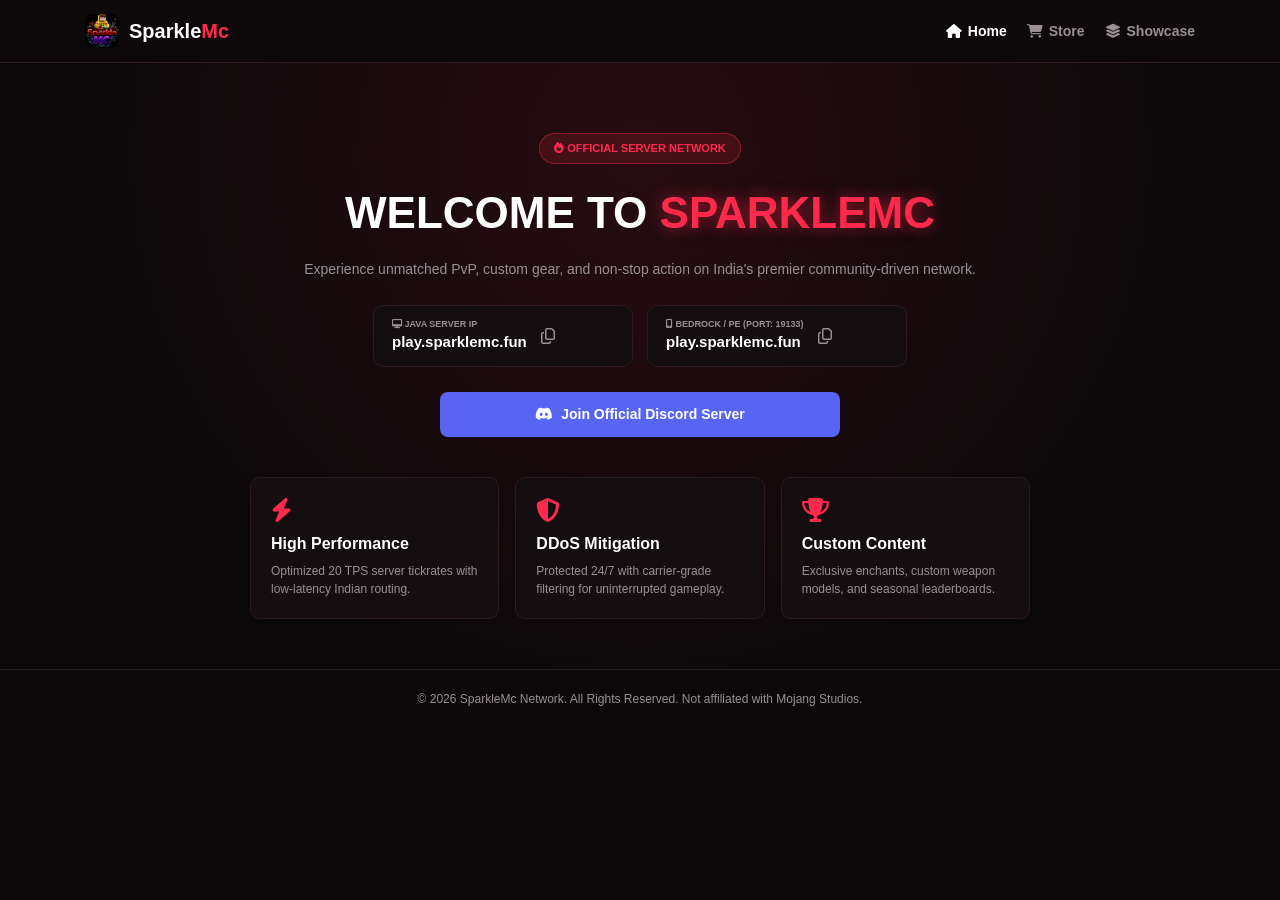
<file: index.html>
<!DOCTYPE html>
<html lang="en">
<head>
    <meta charset="UTF-8">
    <meta name="viewport" content="width=device-width, initial-scale=1.0">
    <title>SparkleMc</title>
    <meta name="description" content="SparkleMc — India's premier competitive Minecraft network. Java: play.sparklemc.fun | Bedrock Port: 19133.">
    
    <meta property="og:type" content="website">
    <meta property="og:title" content="SparkleMc">
    <meta property="og:description" content="India's premier competitive Minecraft network. Join now!">
    <meta property="og:image" content="https://www.sparklemc.fun/logo.png">
    <meta name="theme-color" content="#ff2a4b">

    <link rel="icon" type="image/png" href="logo.png">
    <link rel="stylesheet" href="https://cdnjs.cloudflare.com/ajax/libs/font-awesome/6.4.0/css/all.min.css">
    <link rel="stylesheet" href="style.css?v=v0_1">
</head>
<body>

    <header class="navbar">
        <div class="nav-container">
            <a href="index.html" class="brand">
                <img src="logo.png" alt="SparkleMc Logo" class="brand-logo" onerror="this.style.display='none'">
                <span>Sparkle<span class="highlight">Mc</span></span>
            </a>
            <nav class="nav-links">
                <a href="index.html" class="nav-item active"><i class="fas fa-home"></i> Home</a>
                <a href="store.html" class="nav-item"><i class="fas fa-shopping-cart"></i> Store</a>
                <a href="showcase.html" class="nav-item"><i class="fas fa-layer-group"></i> Showcase</a>
            </nav>
        </div>
    </header>

    <section class="hero-section">
        <div class="hero-wrap">
            <div class="server-badge"><i class="fas fa-fire"></i> OFFICIAL SERVER NETWORK</div>
            <h1 class="hero-title">WELCOME TO <span class="glow-text">SPARKLEMC</span></h1>
            <p class="hero-desc">Experience unmatched PvP, custom gear, and non-stop action on India's premier community-driven network.</p>

            <div class="ip-container">
                <div class="ip-card" onclick="copyIp('play.sparklemc.fun', 'toastJava')">
                    <div class="ip-meta">
                        <span class="platform"><i class="fas fa-desktop"></i> JAVA SERVER IP</span>
                        <span class="ip-val">play.sparklemc.fun</span>
                    </div>
                    <i class="far fa-copy copy-icon"></i>
                    <span id="toastJava" class="copy-toast">Copied!</span>
                </div>

                <div class="ip-card" onclick="copyIp('play.sparklemc.fun:19133', 'toastBedrock')">
                    <div class="ip-meta">
                        <span class="platform"><i class="fas fa-mobile-alt"></i> BEDROCK / PE (PORT: 19133)</span>
                        <span class="ip-val">play.sparklemc.fun</span>
                    </div>
                    <i class="far fa-copy copy-icon"></i>
                    <span id="toastBedrock" class="copy-toast">Copied!</span>
                </div>
            </div>

            <div class="action-stack">
                <a href="https://discord.gg/62xxMq2NKv" target="_blank" class="btn-discord-join">
                    <i class="fab fa-discord"></i> Join Official Discord Server
                </a>
            </div>

            <div class="features-grid">
                <div class="feat-card">
                    <i class="fas fa-bolt feat-icon"></i>
                    <h3>High Performance</h3>
                    <p>Optimized 20 TPS server tickrates with low-latency Indian routing.</p>
                </div>
                <div class="feat-card">
                    <i class="fas fa-shield-alt feat-icon"></i>
                    <h3>DDoS Mitigation</h3>
                    <p>Protected 24/7 with carrier-grade filtering for uninterrupted gameplay.</p>
                </div>
                <div class="feat-card">
                    <i class="fas fa-trophy feat-icon"></i>
                    <h3>Custom Content</h3>
                    <p>Exclusive enchants, custom weapon models, and seasonal leaderboards.</p>
                </div>
            </div>
        </div>
    </section>

    <footer class="footer">
        <p>&copy; 2026 SparkleMc Network. All Rights Reserved. Not affiliated with Mojang Studios.</p>
    </footer>

    <script src="script.js?v=v0_1"></script>
</body>
</html>
</file>
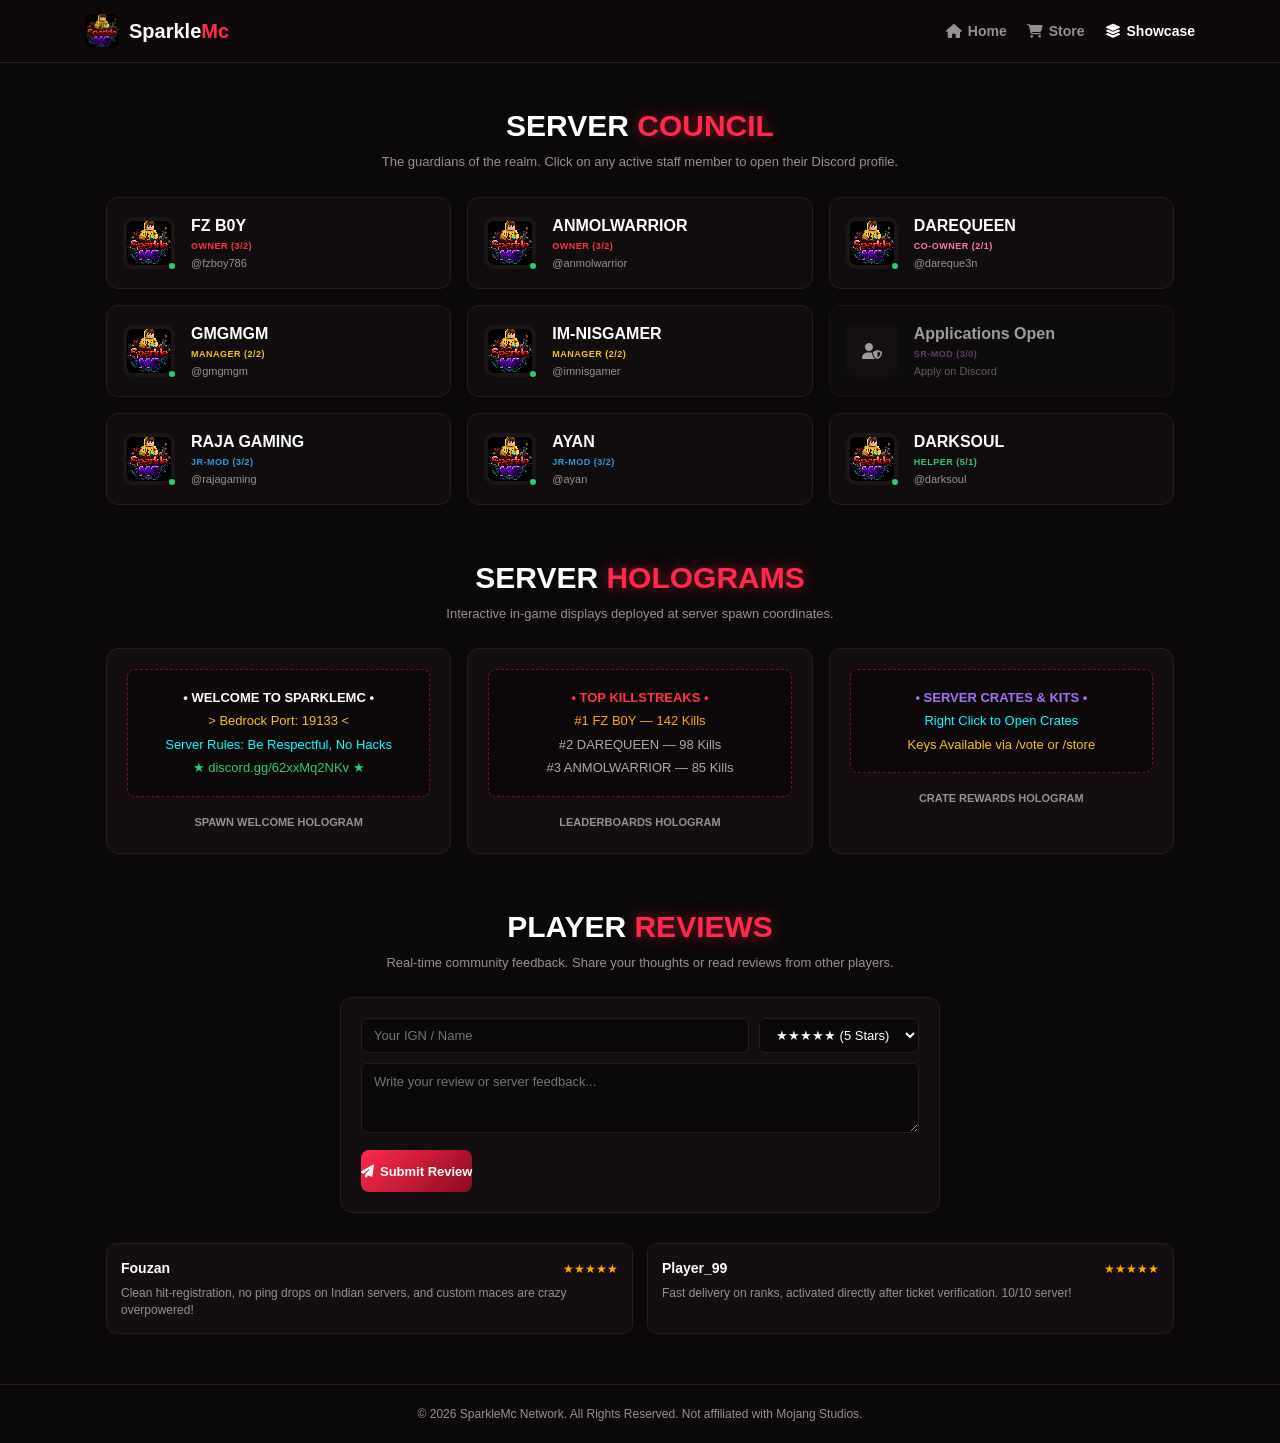
<file: showcase.html>
<!DOCTYPE html>
<html lang="en">
<head>
    <meta charset="UTF-8">
    <meta name="viewport" content="width=device-width, initial-scale=1.0">
    <title>SparkleMc — Showcase</title>
    <meta name="description" content="SparkleMc Official Showcase — Council Staff, Server Holograms, and Public Reviews.">
    
    <link rel="icon" type="image/png" href="logo.png">
    <link rel="stylesheet" href="https://cdnjs.cloudflare.com/ajax/libs/font-awesome/6.4.0/css/all.min.css">
    <link rel="stylesheet" href="style.css?v=v0_1">
</head>
<body>

    <header class="navbar">
        <div class="nav-container">
            <a href="index.html" class="brand">
                <img src="logo.png" alt="SparkleMc Logo" class="brand-logo" onerror="this.style.display='none'">
                <span>Sparkle<span class="highlight">Mc</span></span>
            </a>
            <nav class="nav-links">
                <a href="index.html" class="nav-item"><i class="fas fa-home"></i> Home</a>
                <a href="store.html" class="nav-item"><i class="fas fa-shopping-cart"></i> Store</a>
                <a href="showcase.html" class="nav-item active"><i class="fas fa-layer-group"></i> Showcase</a>
            </nav>
        </div>
    </header>

    <section class="showcase-section">
        <!-- CATEGORY 1: COUNCIL STAFF -->
        <div class="showcase-block">
            <div class="section-heading">
                <h2>SERVER <span class="glow-text">COUNCIL</span></h2>
                <p>The guardians of the realm. Click on any active staff member to open their Discord profile.</p>
            </div>

            <div class="council-grid">
                <!-- OWNER (3 Slots / 2 Filled) -->
                <a href="https://discord.com/users/fzboy786" target="_blank" class="staff-card">
                    <div class="staff-avatar">
                        <img src="https://mc-heads.net/avatar/FZBOY/100" alt="FZ B0Y" onerror="this.src='logo.png'">
                        <span class="online-indicator"></span>
                    </div>
                    <div class="staff-meta">
                        <h3>FZ B0Y</h3>
                        <span class="role-badge owner">OWNER (3/2)</span>
                        <span class="discord-tag">@fzboy786</span>
                    </div>
                </a>

                <a href="https://discord.com/users/anmolwarrior" target="_blank" class="staff-card">
                    <div class="staff-avatar">
                        <img src="https://mc-heads.net/avatar/ANMOLWARRIOR/100" alt="ANMOLWARRIOR" onerror="this.src='logo.png'">
                        <span class="online-indicator"></span>
                    </div>
                    <div class="staff-meta">
                        <h3>ANMOLWARRIOR</h3>
                        <span class="role-badge owner">OWNER (3/2)</span>
                        <span class="discord-tag">@anmolwarrior</span>
                    </div>
                </a>

                <!-- CO-OWNER (2 Slots / 1 Filled) -->
                <a href="https://discord.com/users/dareque3n" target="_blank" class="staff-card">
                    <div class="staff-avatar">
                        <img src="https://mc-heads.net/avatar/DAREQUEEN/100" alt="DAREQUEEN" onerror="this.src='logo.png'">
                        <span class="online-indicator"></span>
                    </div>
                    <div class="staff-meta">
                        <h3>DAREQUEEN</h3>
                        <span class="role-badge coowner">CO-OWNER (2/1)</span>
                        <span class="discord-tag">@dareque3n</span>
                    </div>
                </a>

                <!-- MANAGER (2 Slots / 2 Filled) -->
                <a href="https://discord.com/users/gmgmgm" target="_blank" class="staff-card">
                    <div class="staff-avatar">
                        <img src="https://mc-heads.net/avatar/GMGMGM/100" alt="GMGMGM" onerror="this.src='logo.png'">
                        <span class="online-indicator"></span>
                    </div>
                    <div class="staff-meta">
                        <h3>GMGMGM</h3>
                        <span class="role-badge manager">MANAGER (2/2)</span>
                        <span class="discord-tag">@gmgmgm</span>
                    </div>
                </a>

                <a href="https://discord.com/users/imnisgamer" target="_blank" class="staff-card">
                    <div class="staff-avatar">
                        <img src="https://mc-heads.net/avatar/IM_NISGAMER/100" alt="IM-NISGAMER" onerror="this.src='logo.png'">
                        <span class="online-indicator"></span>
                    </div>
                    <div class="staff-meta">
                        <h3>IM-NISGAMER</h3>
                        <span class="role-badge manager">MANAGER (2/2)</span>
                        <span class="discord-tag">@imnisgamer</span>
                    </div>
                </a>

                <!-- SR-MOD (3 Slots / 0 Filled) -->
                <div class="staff-card empty-slot">
                    <div class="staff-avatar"><i class="fas fa-user-shield"></i></div>
                    <div class="staff-meta">
                        <h3>Applications Open</h3>
                        <span class="role-badge srmod">SR-MOD (3/0)</span>
                        <span class="discord-tag">Apply on Discord</span>
                    </div>
                </div>

                <!-- JR-MOD (3 Slots / 2 Filled) -->
                <a href="https://discord.com/users/rajagaming" target="_blank" class="staff-card">
                    <div class="staff-avatar">
                        <img src="https://mc-heads.net/avatar/RAJA_GAMING/100" alt="RAJA GAMING" onerror="this.src='logo.png'">
                        <span class="online-indicator"></span>
                    </div>
                    <div class="staff-meta">
                        <h3>RAJA GAMING</h3>
                        <span class="role-badge jrmod">JR-MOD (3/2)</span>
                        <span class="discord-tag">@rajagaming</span>
                    </div>
                </a>

                <a href="https://discord.com/users/ayan" target="_blank" class="staff-card">
                    <div class="staff-avatar">
                        <img src="https://mc-heads.net/avatar/AYAN/100" alt="AYAN" onerror="this.src='logo.png'">
                        <span class="online-indicator"></span>
                    </div>
                    <div class="staff-meta">
                        <h3>AYAN</h3>
                        <span class="role-badge jrmod">JR-MOD (3/2)</span>
                        <span class="discord-tag">@ayan</span>
                    </div>
                </a>

                <!-- HELPER (5 Slots / 1 Filled) -->
                <a href="https://discord.com/users/darksoul" target="_blank" class="staff-card">
                    <div class="staff-avatar">
                        <img src="https://mc-heads.net/avatar/DARKSOUL/100" alt="DARKSOUL" onerror="this.src='logo.png'">
                        <span class="online-indicator"></span>
                    </div>
                    <div class="staff-meta">
                        <h3>DARKSOUL</h3>
                        <span class="role-badge helper">HELPER (5/1)</span>
                        <span class="discord-tag">@darksoul</span>
                    </div>
                </a>
            </div>
        </div>

        <!-- CATEGORY 2: HOLOGRAMS EXHIBITION -->
        <div class="showcase-block">
            <div class="section-heading">
                <h2>SERVER <span class="glow-text">HOLOGRAMS</span></h2>
                <p>Interactive in-game displays deployed at server spawn coordinates.</p>
            </div>

            <div class="holo-grid">
                <div class="holo-display-card">
                    <div class="holo-screen">
                        <div class="holo-line header">&bull; WELCOME TO SPARKLEMC &bull;</div>
                        <div class="holo-line text-yellow">&gt; Bedrock Port: 19133 &lt;</div>
                        <div class="holo-line text-aqua">Server Rules: Be Respectful, No Hacks</div>
                        <div class="holo-line text-green">&#9733; discord.gg/62xxMq2NKv &#9733;</div>
                    </div>
                    <span class="holo-tag">Spawn Welcome Hologram</span>
                </div>

                <div class="holo-display-card">
                    <div class="holo-screen">
                        <div class="holo-line header text-red">&bull; TOP KILLSTREAKS &bull;</div>
                        <div class="holo-line text-gold">#1 FZ B0Y — 142 Kills</div>
                        <div class="holo-line text-gray">#2 DAREQUEEN — 98 Kills</div>
                        <div class="holo-line text-gray">#3 ANMOLWARRIOR — 85 Kills</div>
                    </div>
                    <span class="holo-tag">Leaderboards Hologram</span>
                </div>

                <div class="holo-display-card">
                    <div class="holo-screen">
                        <div class="holo-line header text-purple">&bull; SERVER CRATES & KITS &bull;</div>
                        <div class="holo-line text-aqua">Right Click to Open Crates</div>
                        <div class="holo-line text-yellow">Keys Available via /vote or /store</div>
                    </div>
                    <span class="holo-tag">Crate Rewards Hologram</span>
                </div>
            </div>
        </div>

        <!-- CATEGORY 3: COMMUNITY REVIEWS & FEEDBACK -->
        <div class="showcase-block">
            <div class="section-heading">
                <h2>PLAYER <span class="glow-text">REVIEWS</span></h2>
                <p>Real-time community feedback. Share your thoughts or read reviews from other players.</p>
            </div>

            <div class="review-compose-box">
                <form onsubmit="submitReview(event)">
                    <div class="review-input-row">
                        <input type="text" id="reviewName" placeholder="Your IGN / Name" required>
                        <select id="reviewRating">
                            <option value="5">&#9733;&#9733;&#9733;&#9733;&#9733; (5 Stars)</option>
                            <option value="4">&#9733;&#9733;&#9733;&#9733;&#9734; (4 Stars)</option>
                            <option value="3">&#9733;&#9733;&#9733;&#9734;&#9734; (3 Stars)</option>
                        </select>
                    </div>
                    <textarea id="reviewComment" placeholder="Write your review or server feedback..." required></textarea>
                    <button type="submit" class="btn-order"><i class="fas fa-paper-plane"></i> Submit Review</button>
                </form>
            </div>

            <div id="reviewsList" class="reviews-list-grid">
                <div class="review-bubble">
                    <div class="rev-header">
                        <strong>Fouzan</strong>
                        <span class="stars">&#9733;&#9733;&#9733;&#9733;&#9733;</span>
                    </div>
                    <p>Clean hit-registration, no ping drops on Indian servers, and custom maces are crazy overpowered!</p>
                </div>
                <div class="review-bubble">
                    <div class="rev-header">
                        <strong>Player_99</strong>
                        <span class="stars">&#9733;&#9733;&#9733;&#9733;&#9733;</span>
                    </div>
                    <p>Fast delivery on ranks, activated directly after ticket verification. 10/10 server!</p>
                </div>
            </div>
        </div>
    </section>

    <footer class="footer">
        <p>&copy; 2026 SparkleMc Network. All Rights Reserved. Not affiliated with Mojang Studios.</p>
    </footer>

    <script src="script.js?v=v0_1"></script>
</body>
</html>
</file>
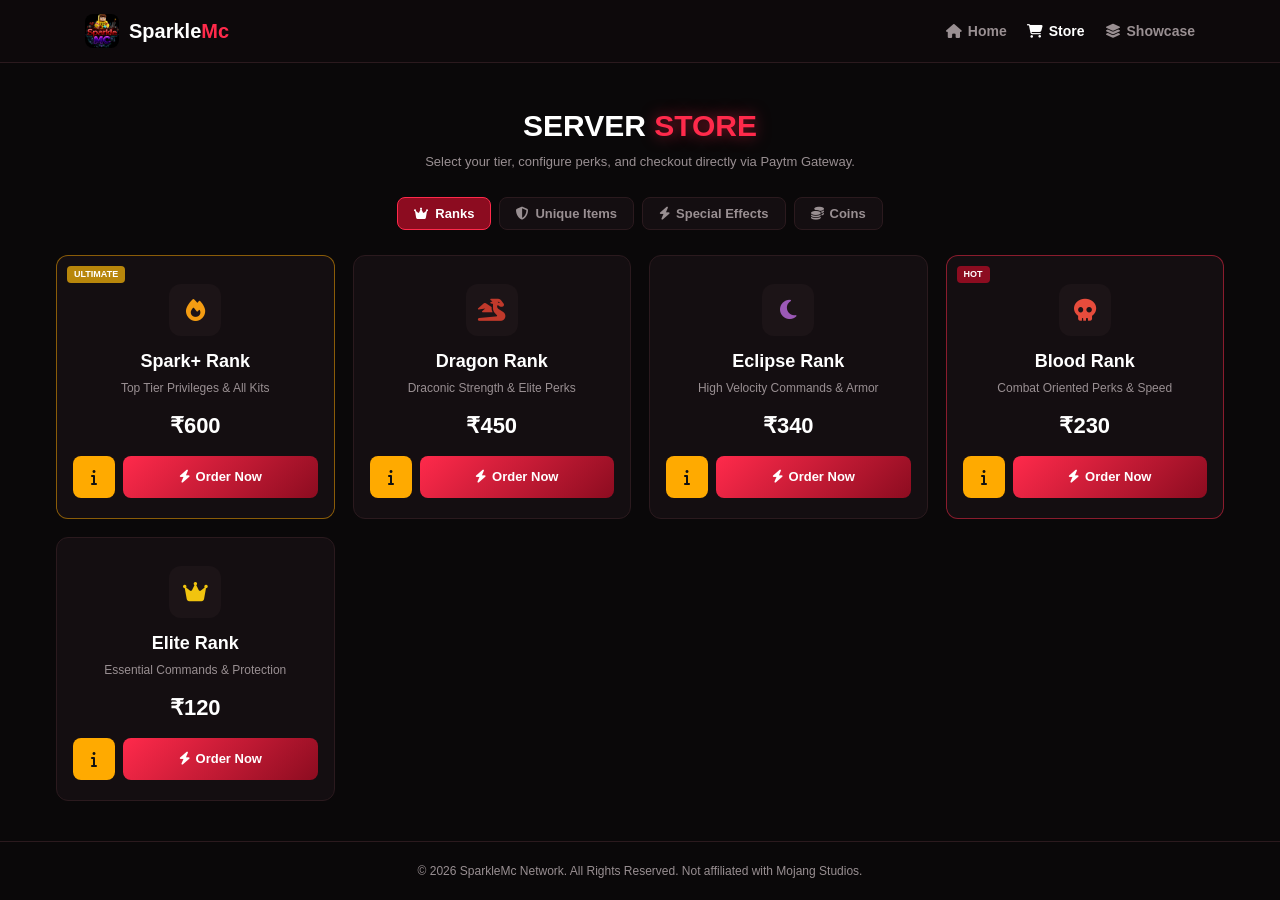
<file: store.html>
<!DOCTYPE html>
<html lang="en">
<head>
    <meta charset="UTF-8">
    <meta name="viewport" content="width=device-width, initial-scale=1.0">
    <title>SparkleMc — Store</title>
    <meta name="description" content="SparkleMc Official Web Store. Purchase Ranks, Unique Items, and Special Effects.">
    
    <link rel="icon" type="image/png" href="logo.png">
    <link rel="stylesheet" href="https://cdnjs.cloudflare.com/ajax/libs/font-awesome/6.4.0/css/all.min.css">
    <link rel="stylesheet" href="style.css?v=v0_1">
</head>
<body>

    <header class="navbar">
        <div class="nav-container">
            <a href="index.html" class="brand">
                <img src="logo.png" alt="SparkleMc Logo" class="brand-logo" onerror="this.style.display='none'">
                <span>Sparkle<span class="highlight">Mc</span></span>
            </a>
            <nav class="nav-links">
                <a href="index.html" class="nav-item"><i class="fas fa-home"></i> Home</a>
                <a href="store.html" class="nav-item active"><i class="fas fa-shopping-cart"></i> Store</a>
                <a href="showcase.html" class="nav-item"><i class="fas fa-layer-group"></i> Showcase</a>
            </nav>
        </div>
    </header>

    <section class="store-section">
        <div class="section-heading">
            <h2>SERVER <span class="glow-text">STORE</span></h2>
            <p>Select your tier, configure perks, and checkout directly via Paytm Gateway.</p>
        </div>

        <div class="tabs-row">
            <button class="tab-btn active" onclick="switchCategory('ranks')"><i class="fas fa-crown"></i> Ranks</button>
            <button class="tab-btn" onclick="switchCategory('items')"><i class="fas fa-shield-alt"></i> Unique Items</button>
            <button class="tab-btn" onclick="switchCategory('effects')"><i class="fas fa-bolt"></i> Special Effects</button>
            <button class="tab-btn" onclick="switchCategory('coins')"><i class="fas fa-coins"></i> Coins</button>
        </div>

        <!-- 1. RANKS -->
        <div id="cat-ranks" class="product-grid">
            <div class="store-card ultimate-border">
                <div class="badge-tag gold">ULTIMATE</div>
                <div class="card-icon-box glow-gold"><i class="fas fa-fire"></i></div>
                <h3>Spark+ Rank</h3>
                <p class="card-sub">Top Tier Privileges & All Kits</p>
                <div class="price">₹600</div>
                <div class="card-actions">
                    <button class="btn-info" onclick="openDetails('sparkplus')"><i class="fas fa-info"></i></button>
                    <button class="btn-order" onclick="openGateway('Spark+ Rank', 600)"><i class="fas fa-bolt"></i> Order Now</button>
                </div>
            </div>

            <div class="store-card">
                <div class="card-icon-box glow-darkred"><i class="fas fa-dragon"></i></div>
                <h3>Dragon Rank</h3>
                <p class="card-sub">Draconic Strength & Elite Perks</p>
                <div class="price">₹450</div>
                <div class="card-actions">
                    <button class="btn-info" onclick="openDetails('dragon')"><i class="fas fa-info"></i></button>
                    <button class="btn-order" onclick="openGateway('Dragon Rank', 450)"><i class="fas fa-bolt"></i> Order Now</button>
                </div>
            </div>

            <div class="store-card">
                <div class="card-icon-box glow-purple"><i class="fas fa-moon"></i></div>
                <h3>Eclipse Rank</h3>
                <p class="card-sub">High Velocity Commands & Armor</p>
                <div class="price">₹340</div>
                <div class="card-actions">
                    <button class="btn-info" onclick="openDetails('eclipse')"><i class="fas fa-info"></i></button>
                    <button class="btn-order" onclick="openGateway('Eclipse Rank', 340)"><i class="fas fa-bolt"></i> Order Now</button>
                </div>
            </div>

            <div class="store-card featured-border">
                <div class="badge-tag crimson">HOT</div>
                <div class="card-icon-box glow-red"><i class="fas fa-skull"></i></div>
                <h3>Blood Rank</h3>
                <p class="card-sub">Combat Oriented Perks & Speed</p>
                <div class="price">₹230</div>
                <div class="card-actions">
                    <button class="btn-info" onclick="openDetails('blood')"><i class="fas fa-info"></i></button>
                    <button class="btn-order" onclick="openGateway('Blood Rank', 230)"><i class="fas fa-bolt"></i> Order Now</button>
                </div>
            </div>

            <div class="store-card">
                <div class="card-icon-box glow-yellow"><i class="fas fa-crown"></i></div>
                <h3>Elite Rank</h3>
                <p class="card-sub">Essential Commands & Protection</p>
                <div class="price">₹120</div>
                <div class="card-actions">
                    <button class="btn-info" onclick="openDetails('elite')"><i class="fas fa-info"></i></button>
                    <button class="btn-order" onclick="openGateway('Elite Rank', 120)"><i class="fas fa-bolt"></i> Order Now</button>
                </div>
            </div>
        </div>

        <!-- 2. UNIQUE ITEMS -->
        <div id="cat-items" class="product-grid" style="display: none;">
            <div class="store-card">
                <div class="card-icon-box glow-gold"><i class="fas fa-hammer"></i></div>
                <h3>Unique Mace</h3>
                <p class="card-sub">Unbreakable Density VII & Breach V</p>
                <div class="price">₹150</div>
                <div class="card-actions">
                    <button class="btn-info" onclick="openDetails('item_mace')"><i class="fas fa-info"></i></button>
                    <button class="btn-order" onclick="openGateway('Unique Mace', 150)"><i class="fas fa-bolt"></i> Order Now</button>
                </div>
            </div>

            <div class="store-card">
                <div class="card-icon-box glow-purple"><i class="fas fa-feather-alt"></i></div>
                <h3>Unique Elytra</h3>
                <p class="card-sub">Infinite Durability & Protection 5</p>
                <div class="price">₹150</div>
                <div class="card-actions">
                    <button class="btn-info" onclick="openDetails('item_elytra')"><i class="fas fa-info"></i></button>
                    <button class="btn-order" onclick="openGateway('Unique Elytra', 150)"><i class="fas fa-bolt"></i> Order Now</button>
                </div>
            </div>

            <div class="store-card">
                <div class="card-icon-box glow-red"><i class="fas fa-khanda"></i></div>
                <h3>Unique Sword</h3>
                <p class="card-sub">Sharpness VII & Fire Aspect II</p>
                <div class="price">₹100</div>
                <div class="card-actions">
                    <button class="btn-info" onclick="openDetails('item_sword')"><i class="fas fa-info"></i></button>
                    <button class="btn-order" onclick="openGateway('Unique Sword', 100)"><i class="fas fa-bolt"></i> Order Now</button>
                </div>
            </div>

            <div class="store-card">
                <div class="card-icon-box glow-yellow"><i class="fas fa-crosshairs"></i></div>
                <h3>Unique Spear</h3>
                <p class="card-sub">Lunge V & Sharpness VII</p>
                <div class="price">₹100</div>
                <div class="card-actions">
                    <button class="btn-info" onclick="openDetails('item_spear')"><i class="fas fa-info"></i></button>
                    <button class="btn-order" onclick="openGateway('Unique Spear', 100)"><i class="fas fa-bolt"></i> Order Now</button>
                </div>
            </div>

            <div class="store-card">
                <div class="card-icon-box glow-darkred"><i class="fas fa-bullseye"></i></div>
                <h3>Unique Bow</h3>
                <p class="card-sub">Power VII, Flame & Infinity</p>
                <div class="price">₹80</div>
                <div class="card-actions">
                    <button class="btn-info" onclick="openDetails('item_bow')"><i class="fas fa-info"></i></button>
                    <button class="btn-order" onclick="openGateway('Unique Bow', 80)"><i class="fas fa-bolt"></i> Order Now</button>
                </div>
            </div>
        </div>

        <!-- 3. SPECIAL EFFECTS -->
        <div id="cat-effects" class="product-grid" style="display: none;">
            <div class="store-card">
                <div class="card-icon-box glow-yellow"><i class="fas fa-flask"></i></div>
                <h3>Special Effect Lvl I</h3>
                <p class="card-sub">Permanent Infinite Buff</p>
                <div class="price">₹50</div>
                <div class="card-actions">
                    <button class="btn-info" onclick="openDetails('eff_1')"><i class="fas fa-info"></i></button>
                    <button class="btn-order" onclick="openGateway('Special Effect Lvl I', 50)"><i class="fas fa-bolt"></i> Order Now</button>
                </div>
            </div>

            <div class="store-card featured-border">
                <div class="card-icon-box glow-red"><i class="fas fa-flask"></i></div>
                <h3>Special Effect Lvl II</h3>
                <p class="card-sub">Permanent Infinite Buff</p>
                <div class="price">₹100</div>
                <div class="card-actions">
                    <button class="btn-info" onclick="openDetails('eff_2')"><i class="fas fa-info"></i></button>
                    <button class="btn-order" onclick="openGateway('Special Effect Lvl II', 100)"><i class="fas fa-bolt"></i> Order Now</button>
                </div>
            </div>

            <div class="store-card ultimate-border">
                <div class="card-icon-box glow-gold"><i class="fas fa-flask"></i></div>
                <h3>Special Effect Lvl III</h3>
                <p class="card-sub">Permanent Infinite Buff</p>
                <div class="price">₹150</div>
                <div class="card-actions">
                    <button class="btn-info" onclick="openDetails('eff_3')"><i class="fas fa-info"></i></button>
                    <button class="btn-order" onclick="openGateway('Special Effect Lvl III', 150)"><i class="fas fa-bolt"></i> Order Now</button>
                </div>
            </div>
        </div>

        <!-- 4. COINS -->
        <div id="cat-coins" class="product-grid" style="display: none;">
            <div class="store-card coin-calc-container">
                <div class="card-icon-box glow-gold"><i class="fas fa-coins"></i></div>
                <h3>Auto Coin Calculator</h3>
                <p class="card-sub">Exchange Rate: 2 Coins per 1 INR</p>
                
                <div class="calc-box">
                    <label>Enter INR Amount (₹):</label>
                    <input type="number" id="calcInrInput" value="100" min="20" oninput="calculateCoins()">
                </div>

                <div class="calc-output">
                    You Receive: <span id="calcOutputCoins" class="glow-text">200 Coins</span>
                </div>

                <button class="btn-order full-width" onclick="orderCalculatedCoins()"><i class="fas fa-bolt"></i> Order Now</button>
            </div>
        </div>
    </section>

    <!-- Info Details Modal -->
    <div id="infoModal" class="modal-backdrop">
        <div class="modal-box">
            <button class="modal-close" onclick="closeDetails()">&times;</button>
            <h2 id="modalItemTitle">Item Details</h2>
            <div class="modal-scroll-content">
                <h4><i class="fas fa-star gold-text"></i> Specifications:</h4>
                <ul id="modalSpecList" class="detail-list"></ul>
                <h4><i class="fas fa-terminal gold-text"></i> Commands / Delivery:</h4>
                <ul id="modalCmdList" class="detail-list code"></ul>
            </div>
            <div class="modal-footer-row">
                <span id="modalItemPrice" class="modal-price">₹0</span>
                <button id="modalOrderNowBtn" class="btn-order">Proceed to Order</button>
            </div>
        </div>
    </div>

    <!-- Paytm Gateway & Invoice Modal -->
    <div id="gatewayModal" class="modal-backdrop">
        <div class="modal-box paytm-box">
            <button class="modal-close" onclick="closeGateway()">&times;</button>
            
            <div id="gatewayFormStep">
                <div class="paytm-badge"><i class="fab fa-amazon-pay"></i> PAYTM INSTANT GATEWAY</div>
                <h3 id="gwItemName">Package Name</h3>
                <div class="gw-amount">Amount Payable: <span class="glow-text">₹<span id="gwAmount">0</span></span></div>

                <div class="gateway-action-wrapper">
                    <!-- Direct Paytm App Intent Trigger -->
                    <a id="paytmDirectBtn" href="#" class="btn-paytm-direct">
                        <i class="fas fa-external-link-alt"></i> Pay Via Paytm App Direct
                    </a>
                    <span class="or-separator">OR SCAN QR WITH ANY UPI APP</span>
                </div>

                <div class="qr-hold">
                    <img id="gwQrImg" src="qr.jpg" alt="UPI QR" onerror="this.src='https://api.qrserver.com/v1/create-qr-code/?size=180x180&data=upi://pay?pa=6006283334@ptyes&pn=SparkleMc'">
                    <span class="upi-text">UPI ID: <strong>6006283334@ptyes</strong></span>
                </div>

                <form class="gw-form" onsubmit="processOrderTicket(event)">
                    <div class="form-group">
                        <label>Your Contact Email (For Invoice & Approval Notifications):</label>
                        <input type="email" id="gwEmailInput" placeholder="yourname@gmail.com" required>
                    </div>
                    <div class="form-group">
                        <label>Minecraft Username (IGN):</label>
                        <input type="text" id="gwIgnInput" placeholder="Steve" required>
                    </div>
                    <div class="form-group" id="effectSelectionGroup" style="display:none;">
                        <label>Select Effect Type:</label>
                        <select id="gwEffectType">
                            <option value="Speed">Speed</option>
                            <option value="Strength">Strength</option>
                            <option value="Regeneration">Regeneration</option>
                            <option value="Fire Resistance">Fire Resistance</option>
                            <option value="Invisibility">Invisibility</option>
                        </select>
                    </div>
                    <div class="form-group">
                        <label>12-Digit Paytm / UPI Ref (UTR) Number:</label>
                        <input type="text" id="gwUtrInput" placeholder="e.g. 429182390123" maxlength="16" required>
                    </div>
                    <button type="submit" class="btn-order full-width" id="btnSubmitTicket">
                        <i class="fas fa-check-circle"></i> Submit Payment Ticket
                    </button>
                </form>
            </div>

            <!-- Confirmation & Invoice Screen -->
            <div id="gatewaySuccessStep" style="display: none;">
                <div class="invoice-icon"><i class="fas fa-receipt glow-text"></i></div>
                <h3>Invoice & Ticket Created!</h3>
                <p class="invoice-msg">Ticket dispatched to owner. Verification is logged to Discord and Email.</p>

                <div class="invoice-card">
                    <div><span>Invoice ID:</span> <strong id="invId">-</strong></div>
                    <div><span>Buyer Email:</span> <strong id="invEmail">-</strong></div>
                    <div><span>IGN:</span> <strong id="invIgn">-</strong></div>
                    <div><span>Item:</span> <strong id="invItem">-</strong></div>
                    <div><span>Amount:</span> <strong id="invAmount">-</strong></div>
                    <div><span>UTR No:</span> <strong id="invUtr">-</strong></div>
                    <div><span>Status:</span> <span class="tag-pending">PENDING OWNER APPROVAL</span></div>
                </div>

                <a id="btnMailDispatch" href="#" class="btn-order full-width" style="text-decoration:none; margin-bottom:10px;">
                    <i class="fas fa-envelope"></i> Send Pre-filled Invoice to Owner Mail
                </a>
                <a href="https://discord.gg/62xxMq2NKv" target="_blank" class="btn-discord-join full-width" style="text-decoration:none;">
                    <i class="fab fa-discord"></i> Check Ticket on Discord
                </a>
            </div>
        </div>
    </div>

    <footer class="footer">
        <p>&copy; 2026 SparkleMc Network. All Rights Reserved. Not affiliated with Mojang Studios.</p>
    </footer>

    <script src="script.js?v=fix_click_999"></script>
</body>
</html>
</file>
<file: style.css>
:root {
    --bg-dark: #0a0809;
    --bg-surface: #140e11;
    --bg-surface-elevated: #1c1417;
    --border-color: #2b1a1e;
    --crimson: #ff2a4b;
    --crimson-dark: #8c0c20;
    --gold: #ffaa00;
    --text-white: #ffffff;
    --text-dim: #998f92;
}

* {
    margin: 0;
    padding: 0;
    box-sizing: border-box;
    font-family: -apple-system, BlinkMacSystemFont, "Segoe UI", Roboto, Oxygen, sans-serif;
    scroll-behavior: smooth;
}

body {
    background-color: var(--bg-dark);
    color: var(--text-white);
    min-height: 100vh;
    overflow-x: hidden;
    line-height: 1.5;
}

img { max-width: 100%; height: auto; display: block; }
.glow-text { color: var(--crimson); text-shadow: 0 0 15px rgba(255, 42, 75, 0.55); }
.gold-text { color: var(--gold); }

/* Navigation Bar */
.navbar {
    background: rgba(14, 10, 12, 0.95);
    border-bottom: 1px solid var(--border-color);
    position: sticky;
    top: 0;
    z-index: 1000;
    backdrop-filter: blur(10px);
}

.nav-container {
    max-width: 1150px;
    margin: 0 auto;
    padding: 14px 20px;
    display: flex;
    justify-content: space-between;
    align-items: center;
}

.brand {
    display: flex;
    align-items: center;
    gap: 10px;
    text-decoration: none;
    color: #fff;
    font-size: 20px;
    font-weight: 900;
}

.brand-logo { width: 34px; height: 34px; border-radius: 8px; }
.highlight { color: var(--crimson); }

.nav-links { display: flex; align-items: center; gap: 20px; }
.nav-item {
    color: var(--text-dim);
    text-decoration: none;
    font-weight: 700;
    font-size: 14px;
    display: flex;
    align-items: center;
    gap: 6px;
    transition: 0.2s;
}
.nav-item:hover, .nav-item.active { color: #fff; }

/* Hero Section */
.hero-section {
    padding: 70px 16px 50px;
    text-align: center;
    background: radial-gradient(circle at 50% 15%, rgba(255, 42, 75, 0.12), transparent 70%);
}

.hero-wrap { max-width: 780px; margin: 0 auto; }

.server-badge {
    display: inline-block;
    background: rgba(255, 42, 75, 0.15);
    color: var(--crimson);
    border: 1px solid rgba(255, 42, 75, 0.4);
    padding: 6px 14px;
    border-radius: 20px;
    font-size: 11px;
    font-weight: 800;
    margin-bottom: 16px;
}

.hero-title { font-size: clamp(30px, 6vw, 44px); font-weight: 900; margin-bottom: 12px; }
.hero-desc { color: var(--text-dim); font-size: 14px; line-height: 1.6; margin-bottom: 25px; }

.ip-container { display: flex; justify-content: center; gap: 14px; flex-wrap: wrap; margin-bottom: 25px; }

.ip-card {
    background: var(--bg-surface);
    border: 1px solid var(--border-color);
    padding: 12px 18px;
    border-radius: 10px;
    display: flex;
    align-items: center;
    gap: 14px;
    cursor: pointer;
    position: relative;
    transition: 0.2s;
    min-width: 260px;
}

.ip-card:hover { border-color: var(--crimson); box-shadow: 0 0 15px rgba(255, 42, 75, 0.2); }
.ip-meta { display: flex; flex-direction: column; text-align: left; }
.platform { font-size: 9px; color: var(--text-dim); font-weight: 700; }
.ip-val { font-size: 15px; font-weight: 800; color: #fff; }
.copy-icon { color: var(--text-dim); }

.copy-toast {
    position: absolute;
    top: -24px;
    right: 12px;
    background: var(--crimson);
    color: #fff;
    font-size: 10px;
    font-weight: 800;
    padding: 2px 6px;
    border-radius: 4px;
    opacity: 0;
    pointer-events: none;
    transition: 0.2s;
}
.copy-toast.show { opacity: 1; }

.action-stack { max-width: 400px; margin: 0 auto 40px; }

.btn-discord-join {
    background: #5865f2;
    color: #fff;
    text-decoration: none;
    padding: 12px 24px;
    border-radius: 8px;
    font-weight: 800;
    font-size: 14px;
    display: flex;
    align-items: center;
    justify-content: center;
    gap: 8px;
    transition: 0.2s;
}
.btn-discord-join:hover { background: #4752c4; }

.features-grid {
    display: grid;
    grid-template-columns: repeat(auto-fit, minmax(220px, 1fr));
    gap: 16px;
    margin-top: 20px;
}

.feat-card {
    background: var(--bg-surface);
    border: 1px solid var(--border-color);
    padding: 20px;
    border-radius: 10px;
    text-align: left;
}

.feat-icon { font-size: 24px; color: var(--crimson); margin-bottom: 10px; }
.feat-card h3 { font-size: 16px; font-weight: 800; margin-bottom: 6px; }
.feat-card p { font-size: 12px; color: var(--text-dim); line-height: 1.5; }

/* Store Section */
.store-section { max-width: 1200px; margin: 40px auto; padding: 0 16px; }
.section-heading { text-align: center; margin-bottom: 25px; }
.section-heading h2 { font-size: 30px; font-weight: 900; }
.section-heading p { color: var(--text-dim); font-size: 13px; margin-top: 4px; }

.tabs-row { display: flex; justify-content: center; gap: 8px; margin-bottom: 25px; flex-wrap: wrap; }
.tab-btn {
    background: var(--bg-surface);
    border: 1px solid var(--border-color);
    color: var(--text-dim);
    padding: 8px 16px;
    border-radius: 8px;
    font-size: 13px;
    font-weight: 700;
    cursor: pointer;
    display: flex;
    align-items: center;
    gap: 6px;
    transition: 0.2s;
}
.tab-btn.active, .tab-btn:hover { background: var(--crimson-dark); color: #fff; border-color: var(--crimson); }

.product-grid { display: grid; grid-template-columns: repeat(auto-fill, minmax(250px, 1fr)); gap: 18px; }

.store-card {
    background: var(--bg-surface);
    border: 1px solid var(--border-color);
    border-radius: 12px;
    padding: 20px 16px;
    text-align: center;
    position: relative;
    display: flex;
    flex-direction: column;
    justify-content: space-between;
    transition: 0.2s;
}

.store-card:hover { transform: translateY(-3px); border-color: rgba(255, 42, 75, 0.4); }
.featured-border { border-color: rgba(255, 42, 75, 0.5); }
.ultimate-border { border-color: rgba(255, 170, 0, 0.5); }

.badge-tag {
    position: absolute;
    top: 10px;
    left: 10px;
    font-size: 9px;
    font-weight: 800;
    padding: 2px 7px;
    border-radius: 4px;
}
.badge-tag.crimson { background: var(--crimson-dark); color: #fff; }
.badge-tag.gold { background: #b8860b; color: #fff; }

.card-icon-box {
    width: 52px;
    height: 52px;
    margin: 8px auto 12px;
    border-radius: 12px;
    background: var(--bg-surface-elevated);
    display: flex;
    align-items: center;
    justify-content: center;
    font-size: 22px;
}

.glow-yellow { color: #f1c40f; }
.glow-red { color: #e74c3c; }
.glow-purple { color: #9b59b6; }
.glow-darkred { color: #c0392b; }
.glow-gold { color: #f39c12; }

.store-card h3 { font-size: 18px; font-weight: 800; margin-bottom: 4px; }
.card-sub { font-size: 12px; color: var(--text-dim); margin-bottom: 12px; }
.price { font-size: 22px; font-weight: 900; margin-bottom: 14px; }

.card-actions { display: flex; gap: 8px; align-items: center; }

.btn-info {
    background: var(--gold);
    color: #111;
    border: none;
    border-radius: 8px;
    width: 42px;
    height: 42px;
    font-size: 16px;
    font-weight: 800;
    cursor: pointer;
    display: flex;
    align-items: center;
    justify-content: center;
}

.btn-order {
    flex: 1;
    background: linear-gradient(135deg, var(--crimson), var(--crimson-dark));
    color: #fff;
    border: none;
    height: 42px;
    border-radius: 8px;
    font-weight: 700;
    font-size: 13px;
    cursor: pointer;
    display: flex;
    align-items: center;
    justify-content: center;
    gap: 6px;
}

.full-width { width: 100%; }

/* Coin Calculator */
.coin-calc-container { grid-column: 1 / -1; max-width: 420px; margin: 0 auto; width: 100%; }
.calc-box { text-align: left; margin: 12px 0; }
.calc-box label { font-size: 11px; color: var(--text-dim); font-weight: 700; display: block; margin-bottom: 4px; }
.calc-box input { width: 100%; background: var(--bg-dark); border: 1px solid var(--border-color); padding: 10px; border-radius: 8px; color: #fff; font-size: 15px; font-weight: 700; outline: none; }
.calc-output { font-size: 16px; font-weight: 800; margin-bottom: 16px; }

/* Showcase Styles */
.showcase-section { max-width: 1100px; margin: 40px auto; padding: 0 16px; }
.showcase-block { margin-bottom: 50px; }

.council-grid { display: grid; grid-template-columns: repeat(auto-fill, minmax(280px, 1fr)); gap: 16px; }

.staff-card {
    background: #110d0f;
    border: 1px solid var(--border-color);
    border-radius: 12px;
    padding: 16px;
    display: flex;
    align-items: center;
    gap: 16px;
    text-decoration: none;
    color: #fff;
    transition: 0.2s;
}

.staff-card:hover { border-color: var(--crimson); transform: translateY(-2px); }

.staff-avatar {
    position: relative;
    width: 52px;
    height: 52px;
    border-radius: 10px;
    background: #1c1518;
    display: flex;
    align-items: center;
    justify-content: center;
    flex-shrink: 0;
}

.staff-avatar img { width: 44px; height: 44px; border-radius: 6px; image-rendering: pixelated; }
.online-indicator {
    position: absolute;
    bottom: -2px;
    right: -2px;
    width: 10px;
    height: 10px;
    border-radius: 50%;
    background: #2ecc71;
    border: 2px solid #110d0f;
}

.staff-meta { display: flex; flex-direction: column; text-align: left; }
.staff-meta h3 { font-size: 16px; font-weight: 800; margin-bottom: 2px; }

.role-badge { font-size: 9px; font-weight: 900; letter-spacing: 0.5px; text-transform: uppercase; }
.role-badge.owner { color: #ff3344; }
.role-badge.coowner { color: #ff77aa; }
.role-badge.manager { color: #f1c40f; }
.role-badge.srmod { color: #9b59b6; }
.role-badge.jrmod { color: #3498db; }
.role-badge.helper { color: #2ecc71; }

.discord-tag { font-size: 11px; color: var(--text-dim); margin-top: 2px; }
.empty-slot { opacity: 0.6; cursor: default; }

/* Holograms */
.holo-grid { display: grid; grid-template-columns: repeat(auto-fit, minmax(280px, 1fr)); gap: 16px; }

.holo-display-card {
    background: var(--bg-surface);
    border: 1px solid var(--border-color);
    border-radius: 12px;
    padding: 20px;
    text-align: center;
}

.holo-screen {
    background: rgba(0, 0, 0, 0.4);
    border: 1px dashed rgba(255, 42, 75, 0.4);
    padding: 16px;
    border-radius: 8px;
    font-family: monospace;
    font-size: 13px;
    margin-bottom: 12px;
    line-height: 1.8;
}

.holo-line.header { font-weight: 900; }
.text-yellow { color: #f1c40f; }
.text-aqua { color: #00ffff; }
.text-green { color: #2ecc71; }
.text-red { color: #ff3344; }
.text-gold { color: #ffaa00; }
.text-purple { color: #a370f7; }
.text-gray { color: #aaa; }
.holo-tag { font-size: 11px; color: var(--text-dim); text-transform: uppercase; font-weight: 800; }

/* Reviews */
.review-compose-box {
    background: var(--bg-surface);
    border: 1px solid var(--border-color);
    border-radius: 12px;
    padding: 20px;
    max-width: 600px;
    margin: 0 auto 30px;
}

.review-input-row { display: flex; gap: 10px; margin-bottom: 10px; }
.review-input-row input { flex: 1; background: var(--bg-dark); border: 1px solid var(--border-color); padding: 8px 12px; border-radius: 6px; color: #fff; font-size: 13px; }
.review-input-row select { background: var(--bg-dark); border: 1px solid var(--border-color); padding: 8px 12px; border-radius: 6px; color: #fff; font-size: 13px; }
.review-compose-box textarea { width: 100%; background: var(--bg-dark); border: 1px solid var(--border-color); padding: 10px 12px; border-radius: 6px; color: #fff; font-size: 13px; margin-bottom: 10px; resize: vertical; min-height: 70px; }

.reviews-list-grid { display: grid; grid-template-columns: repeat(auto-fit, minmax(280px, 1fr)); gap: 14px; }
.review-bubble { background: var(--bg-surface); border: 1px solid var(--border-color); border-radius: 10px; padding: 14px; text-align: left; }
.rev-header { display: flex; justify-content: space-between; align-items: center; margin-bottom: 6px; }
.rev-header strong { font-size: 14px; }
.stars { color: var(--gold); font-size: 12px; }
.review-bubble p { font-size: 12px; color: var(--text-dim); line-height: 1.4; }

/* Modals */
.modal-backdrop {
    display: none;
    position: fixed;
    top: 0; left: 0; width: 100%; height: 100%;
    background: rgba(0, 0, 0, 0.85);
    backdrop-filter: blur(6px);
    z-index: 9999;
    align-items: center;
    justify-content: center;
    padding: 14px;
}

.modal-box {
    background: var(--bg-surface);
    border: 1px solid var(--border-color);
    border-radius: 14px;
    width: 100%;
    max-width: 440px;
    padding: 22px;
    position: relative;
    max-height: 90vh;
    overflow-y: auto;
}

.modal-close { position: absolute; top: 12px; right: 14px; background: none; border: none; color: var(--text-dim); font-size: 24px; cursor: pointer; }
.modal-close:hover { color: #fff; }

.modal-scroll-content { max-height: 52vh; overflow-y: auto; margin-top: 10px; }
.modal-scroll-content h4 { font-size: 12px; color: var(--text-dim); margin: 12px 0 6px; text-transform: uppercase; }
.detail-list { list-style: none; }
.detail-list li { padding: 5px 0; font-size: 13px; color: #ddd; border-bottom: 1px solid rgba(255,255,255,0.03); position: relative; padding-left: 16px; }
.detail-list li::before { content: "•"; color: var(--gold); font-size: 16px; position: absolute; left: 2px; top: -1px; }
.detail-list.code li { font-family: monospace; color: #ff8585; }

.modal-footer-row { display: flex; align-items: center; justify-content: space-between; margin-top: 18px; padding-top: 14px; border-top: 1px solid var(--border-color); }
.modal-price { font-size: 20px; font-weight: 800; color: var(--gold); }

/* Paytm Modal */
.paytm-badge {
    display: inline-block;
    background: #00b9f1;
    color: #fff;
    font-size: 10px;
    font-weight: 900;
    padding: 3px 8px;
    border-radius: 4px;
    margin-bottom: 8px;
}

.gw-amount { font-size: 16px; font-weight: 800; margin-bottom: 14px; }
.btn-paytm-direct {
    background: #002e6e;
    color: #fff;
    text-decoration: none;
    padding: 10px 16px;
    border-radius: 8px;
    font-weight: 800;
    font-size: 13px;
    display: flex;
    align-items: center;
    justify-content: center;
    gap: 8px;
    border: 1px solid #00b9f1;
}

.or-separator { display: block; font-size: 10px; color: var(--text-dim); margin: 10px 0; text-align: center; }
.qr-hold { text-align: center; margin-bottom: 14px; }
.qr-hold img { width: 150px; height: 150px; border-radius: 8px; border: 2px solid var(--crimson); padding: 4px; background: #fff; margin: 0 auto 6px; }
.upi-text { font-size: 11px; color: var(--text-dim); }

.gw-form { text-align: left; }
.form-group { margin-bottom: 10px; }
.form-group label { display: block; font-size: 11px; color: var(--text-dim); margin-bottom: 4px; font-weight: 700; }
.form-group input, .form-group select { width: 100%; background: var(--bg-dark); border: 1px solid var(--border-color); padding: 9px 12px; border-radius: 6px; color: #fff; font-size: 13px; outline: none; }

.invoice-icon { font-size: 40px; margin-bottom: 10px; text-align: center; }
.invoice-msg { color: var(--text-dim); font-size: 12px; text-align: center; margin-bottom: 12px; }
.invoice-card { background: var(--bg-dark); border: 1px solid var(--border-color); border-radius: 8px; padding: 10px 12px; font-size: 12px; margin-bottom: 14px; }
.invoice-card div { display: flex; justify-content: space-between; padding: 3px 0; }
.tag-pending { background: #ff9800; color: #000; font-size: 10px; font-weight: 800; padding: 2px 6px; border-radius: 4px; }

.footer { text-align: center; padding: 20px; border-top: 1px solid var(--border-color); color: var(--text-dim); font-size: 12px; }

@media (max-width: 600px) {
    .nav-container { justify-content: center; }
    .nav-links { gap: 12px; }
    .ip-card { min-width: 100%; }
}
</file>
